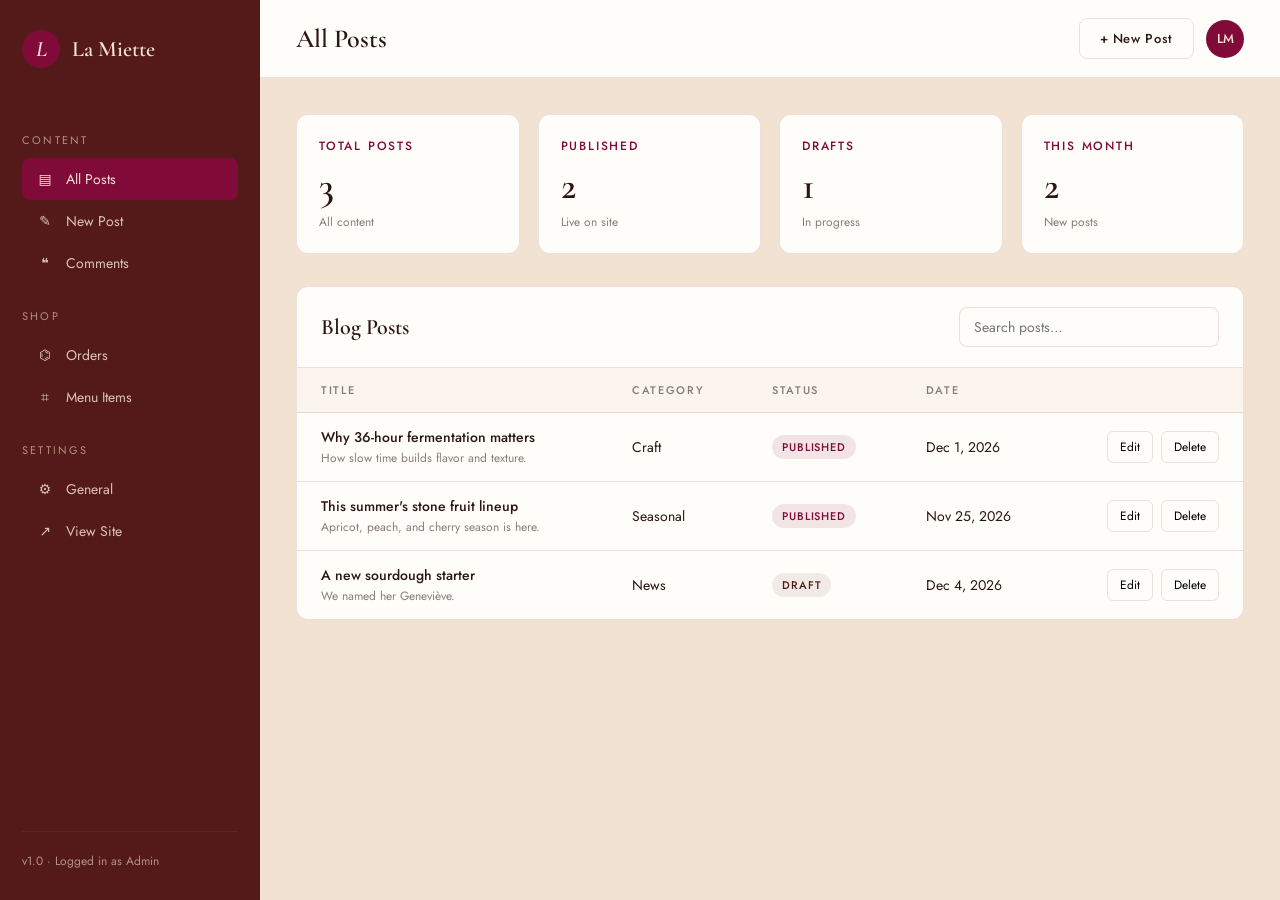
<file: dashboard.html>
<!DOCTYPE html>
<html lang="en">
<head>
<meta charset="UTF-8" />
<meta name="viewport" content="width=device-width, initial-scale=1.0" />
<title>La Miette · Admin Dashboard</title>
<link href="https://fonts.googleapis.com/css2?family=Cormorant+Garamond:ital,wght@0,500;0,600;1,400&family=Jost:wght@300;400;500;600&display=swap" rel="stylesheet" />
<style>
:root{
  --burgundy:#810B38; --cream:#F1E2D1; --sand:#DCC3AA;
  --mahogany:#541A1A; --ink:#2a1414; --white:#fffdf9;
  --line:rgba(84,26,26,.12);
  --display:'Cormorant Garamond',serif;
  --body:'Jost',system-ui,sans-serif;
}
*{box-sizing:border-box;margin:0;padding:0}
body{font-family:var(--body);background:var(--cream);color:var(--ink);min-height:100vh;display:flex}
a{color:inherit;text-decoration:none}
button{font-family:inherit;cursor:pointer}

/* SIDEBAR */
.sidebar{
  width:260px;background:var(--mahogany);color:var(--cream);
  padding:30px 22px;display:flex;flex-direction:column;
  position:sticky;top:0;height:100vh;
}
.brand{display:flex;align-items:center;gap:12px;font-family:var(--display);font-size:22px;font-weight:600;margin-bottom:40px}
.brand-mark{width:38px;height:38px;border-radius:50%;background:var(--burgundy);display:grid;place-items:center;font-style:italic}
.side-label{font-size:11px;letter-spacing:.2em;text-transform:uppercase;color:var(--sand);margin:24px 0 10px;opacity:.7}
.side-link{
  display:flex;align-items:center;gap:12px;
  padding:11px 14px;border-radius:8px;font-size:14px;
  color:rgba(241,226,209,.85);transition:all .2s;cursor:pointer;
  border:0;background:transparent;width:100%;text-align:left;
}
.side-link:hover{background:rgba(241,226,209,.08);color:var(--cream)}
.side-link.active{background:var(--burgundy);color:var(--cream)}
.side-link .ico{width:18px;text-align:center}
.side-foot{margin-top:auto;padding-top:20px;border-top:1px solid rgba(241,226,209,.1);font-size:12px;opacity:.6}

/* MAIN */
.main{flex:1;min-width:0;display:flex;flex-direction:column}
.topbar{
  background:var(--white);padding:18px 36px;border-bottom:1px solid var(--line);
  display:flex;align-items:center;justify-content:space-between;
}
.topbar h1{font-family:var(--display);font-size:26px;font-weight:600}
.top-actions{display:flex;gap:12px;align-items:center}
.btn{
  padding:10px 20px;border-radius:8px;font-size:13px;letter-spacing:.05em;
  border:1px solid transparent;transition:all .2s;font-weight:500;
}
.btn-primary{background:var(--burgundy);color:var(--cream)}
.btn-primary:hover{background:var(--mahogany)}
.btn-ghost{background:transparent;border-color:var(--line);color:var(--ink)}
.btn-ghost:hover{border-color:var(--burgundy);color:var(--burgundy)}
.btn-danger{background:transparent;border-color:rgba(129,11,56,.3);color:var(--burgundy)}
.btn-danger:hover{background:var(--burgundy);color:var(--cream);border-color:var(--burgundy)}
.avatar{width:38px;height:38px;border-radius:50%;background:var(--burgundy);color:var(--cream);display:grid;place-items:center;font-size:13px;font-weight:500}

.content{padding:36px;flex:1;overflow-y:auto}
.view{display:none}
.view.active{display:block;animation:fade .3s ease}
@keyframes fade{from{opacity:0;transform:translateY(8px)}to{opacity:1;transform:translateY(0)}}

/* STATS */
.stats{display:grid;grid-template-columns:repeat(4,1fr);gap:18px;margin-bottom:32px}
.stat{background:var(--white);border-radius:12px;padding:22px;border:1px solid var(--line)}
.stat-label{font-size:12px;letter-spacing:.15em;text-transform:uppercase;color:var(--burgundy);font-weight:500}
.stat-value{font-family:var(--display);font-size:38px;font-weight:600;margin-top:8px}
.stat-trend{font-size:12px;color:rgba(42,20,20,.55);margin-top:4px}

/* POSTS TABLE */
.panel{background:var(--white);border-radius:12px;border:1px solid var(--line);overflow:hidden}
.panel-head{padding:20px 24px;border-bottom:1px solid var(--line);display:flex;justify-content:space-between;align-items:center}
.panel-head h2{font-family:var(--display);font-size:22px;font-weight:600}
.search{padding:9px 14px;border:1px solid var(--line);border-radius:8px;font-family:inherit;font-size:14px;width:260px;background:var(--white)}
.search:focus{outline:none;border-color:var(--burgundy)}
table{width:100%;border-collapse:collapse}
th,td{padding:14px 24px;text-align:left;font-size:14px;border-bottom:1px solid var(--line)}
th{font-size:11px;letter-spacing:.15em;text-transform:uppercase;color:rgba(42,20,20,.55);font-weight:500;background:rgba(241,226,209,.3)}
tbody tr:hover{background:rgba(241,226,209,.25)}
tbody tr:last-child td{border-bottom:0}
.row-title{font-weight:500;color:var(--ink)}
.row-excerpt{font-size:12px;color:rgba(42,20,20,.55);margin-top:2px}
.pill{display:inline-block;padding:4px 10px;border-radius:999px;font-size:11px;letter-spacing:.08em;text-transform:uppercase;font-weight:500}
.pill-published{background:rgba(129,11,56,.1);color:var(--burgundy)}
.pill-draft{background:rgba(84,26,26,.08);color:var(--mahogany)}
.row-actions{display:flex;gap:8px;justify-content:flex-end}
.icon-btn{background:none;border:1px solid var(--line);padding:6px 12px;border-radius:6px;font-size:12px;transition:all .2s}
.icon-btn:hover{border-color:var(--burgundy);color:var(--burgundy)}
.icon-btn.del:hover{border-color:var(--burgundy);background:var(--burgundy);color:var(--cream)}
.empty{padding:60px;text-align:center;color:rgba(42,20,20,.5)}
.empty h3{font-family:var(--display);font-size:24px;margin-bottom:8px;color:var(--ink)}

/* EDITOR */
.editor-grid{display:grid;grid-template-columns:1fr 320px;gap:24px}
@media (max-width:1100px){.editor-grid{grid-template-columns:1fr}}
.editor-main{background:var(--white);border-radius:12px;border:1px solid var(--line);padding:28px}
.editor-side{display:flex;flex-direction:column;gap:18px}
.side-card{background:var(--white);border-radius:12px;border:1px solid var(--line);padding:20px}
.side-card h3{font-family:var(--display);font-size:18px;font-weight:600;margin-bottom:14px;padding-bottom:10px;border-bottom:1px solid var(--line)}
.field{display:flex;flex-direction:column;gap:6px;margin-bottom:16px}
.field label{font-size:11px;letter-spacing:.15em;text-transform:uppercase;color:rgba(42,20,20,.6);font-weight:500}
.field input,.field select,.field textarea{
  font-family:inherit;font-size:14px;padding:10px 12px;
  border:1px solid var(--line);border-radius:8px;background:var(--white);color:var(--ink);
}
.field input:focus,.field select:focus,.field textarea:focus{outline:none;border-color:var(--burgundy)}
.title-input{font-family:var(--display)!important;font-size:32px!important;font-weight:600;padding:14px 0!important;border:0!important;border-bottom:1px solid var(--line)!important;border-radius:0!important}
.title-input:focus{border-bottom-color:var(--burgundy)!important}
.toolbar{display:flex;gap:6px;padding:10px;background:rgba(241,226,209,.4);border-radius:8px;margin-bottom:12px;flex-wrap:wrap}
.tb-btn{background:transparent;border:1px solid transparent;padding:6px 11px;border-radius:6px;font-size:13px;font-weight:500;transition:all .15s}
.tb-btn:hover{background:var(--white);border-color:var(--line)}
.tb-sep{width:1px;background:var(--line);margin:4px 4px}
.editor-body{
  min-height:420px;padding:16px;border:1px solid var(--line);border-radius:8px;
  font-size:16px;line-height:1.7;font-family:var(--body);
}
.editor-body:focus{outline:none;border-color:var(--burgundy)}
.editor-body h2{font-family:var(--display);font-size:28px;font-weight:600;margin:18px 0 10px}
.editor-body h3{font-family:var(--display);font-size:22px;font-weight:600;margin:16px 0 8px}
.editor-body p{margin-bottom:12px}
.editor-body blockquote{border-left:3px solid var(--burgundy);padding-left:16px;margin:14px 0;font-style:italic;color:rgba(42,20,20,.7)}
.editor-body ul,.editor-body ol{margin:12px 0 12px 24px}
.editor-body a{color:var(--burgundy);text-decoration:underline}
.editor-body img{max-width:100%;border-radius:8px;margin:12px 0}

.cover-prev{
  height:140px;border-radius:8px;background:linear-gradient(135deg,var(--sand),var(--cream));
  display:grid;place-items:center;font-size:48px;color:var(--mahogany);margin-bottom:12px;
  background-size:cover;background-position:center;
}
.help{font-size:12px;color:rgba(42,20,20,.55);margin-top:6px}

/* RESPONSIVE */
@media (max-width:820px){
  body{flex-direction:column}
  .sidebar{width:100%;height:auto;position:relative;flex-direction:row;flex-wrap:wrap;padding:16px;gap:6px}
  .brand{margin-bottom:0;width:100%}
  .side-label,.side-foot{display:none}
  .side-link{width:auto;padding:8px 12px}
  .stats{grid-template-columns:repeat(2,1fr)}
  .content{padding:20px}
  .topbar{padding:14px 20px;flex-wrap:wrap;gap:10px}
  th,td{padding:10px}
  .search{width:100%}
}
</style>
</head>
<body>

<!-- SIDEBAR -->
<aside class="sidebar">
  <div class="brand">
    <span class="brand-mark">L</span>
    <span>La Miette</span>
  </div>
  <div class="side-label">Content</div>
  <button class="side-link active" data-view="posts"><span class="ico">▤</span>All Posts</button>
  <button class="side-link" data-view="editor"><span class="ico">✎</span>New Post</button>
  <button class="side-link" data-view="comments"><span class="ico">❝</span>Comments</button>
  <div class="side-label">Shop</div>
  <button class="side-link" data-view="orders"><span class="ico">⌬</span>Orders</button>
  <button class="side-link" data-view="menu"><span class="ico">⌗</span>Menu Items</button>
  <div class="side-label">Settings</div>
  <button class="side-link" data-view="settings"><span class="ico">⚙</span>General</button>
  <a class="side-link" href="index.html"><span class="ico">↗</span>View Site</a>
  <div class="side-foot">v1.0 · Logged in as Admin</div>
</aside>

<!-- MAIN -->
<main class="main">
  <header class="topbar">
    <h1 id="topTitle">All Posts</h1>
    <div class="top-actions">
      <button class="btn btn-ghost" id="newPostBtn">+ New Post</button>
      <div class="avatar">LM</div>
    </div>
  </header>

  <section class="content">

    <!-- POSTS VIEW -->
    <div class="view active" id="view-posts">
      <div class="stats">
        <div class="stat"><div class="stat-label">Total Posts</div><div class="stat-value" id="statTotal">0</div><div class="stat-trend">All content</div></div>
        <div class="stat"><div class="stat-label">Published</div><div class="stat-value" id="statPub">0</div><div class="stat-trend">Live on site</div></div>
        <div class="stat"><div class="stat-label">Drafts</div><div class="stat-value" id="statDraft">0</div><div class="stat-trend">In progress</div></div>
        <div class="stat"><div class="stat-label">This Month</div><div class="stat-value" id="statMonth">0</div><div class="stat-trend">New posts</div></div>
      </div>
      <div class="panel">
        <div class="panel-head">
          <h2>Blog Posts</h2>
          <input class="search" id="searchInput" type="search" placeholder="Search posts…" />
        </div>
        <table id="postsTable">
          <thead><tr><th>Title</th><th>Category</th><th>Status</th><th>Date</th><th></th></tr></thead>
          <tbody id="postsBody"></tbody>
        </table>
        <div class="empty" id="emptyState" style="display:none">
          <h3>No posts yet</h3>
          <p>Click "New Post" to write your first journal entry.</p>
        </div>
      </div>
    </div>

    <!-- EDITOR VIEW -->
    <div class="view" id="view-editor">
      <div class="editor-grid">
        <div class="editor-main">
          <input class="title-input" id="postTitle" placeholder="Post title…" />
          <div class="toolbar">
            <button class="tb-btn" data-cmd="bold"><b>B</b></button>
            <button class="tb-btn" data-cmd="italic"><i>I</i></button>
            <button class="tb-btn" data-cmd="underline"><u>U</u></button>
            <div class="tb-sep"></div>
            <button class="tb-btn" data-cmd="formatBlock" data-val="h2">H2</button>
            <button class="tb-btn" data-cmd="formatBlock" data-val="h3">H3</button>
            <button class="tb-btn" data-cmd="formatBlock" data-val="p">¶</button>
            <button class="tb-btn" data-cmd="formatBlock" data-val="blockquote">❝</button>
            <div class="tb-sep"></div>
            <button class="tb-btn" data-cmd="insertUnorderedList">• List</button>
            <button class="tb-btn" data-cmd="insertOrderedList">1. List</button>
            <div class="tb-sep"></div>
            <button class="tb-btn" id="linkBtn">🔗 Link</button>
            <button class="tb-btn" id="imgBtn">🖼 Image</button>
            <div class="tb-sep"></div>
            <button class="tb-btn" data-cmd="removeFormat">⌫ Clear</button>
          </div>
          <div class="editor-body" id="postBody" contenteditable="true" data-placeholder="Tell your story…"></div>
          <p class="help" id="wordCount">0 words</p>
        </div>
        <aside class="editor-side">
          <div class="side-card">
            <h3>Publish</h3>
            <div class="field">
              <label>Status</label>
              <select id="postStatus"><option value="draft">Draft</option><option value="published">Published</option></select>
            </div>
            <div style="display:flex;gap:8px;margin-top:8px">
              <button class="btn btn-ghost" id="saveDraft" style="flex:1">Save Draft</button>
              <button class="btn btn-primary" id="publishBtn" style="flex:1">Publish</button>
            </div>
          </div>
          <div class="side-card">
            <h3>Details</h3>
            <div class="field"><label>Category</label>
              <select id="postCategory">
                <option>Craft</option><option>Seasonal</option><option>Pairing</option>
                <option>Recipes</option><option>News</option>
              </select>
            </div>
            <div class="field"><label>Excerpt</label>
              <textarea id="postExcerpt" rows="3" placeholder="Short preview text…"></textarea>
            </div>
            <div class="field"><label>Author</label>
              <input id="postAuthor" type="text" value="Chef Anouk" />
            </div>
          </div>
          <div class="side-card">
            <h3>Cover Image</h3>
            <div class="cover-prev" id="coverPrev">🥐</div>
            <div class="field"><label>Image URL</label>
              <input id="postCover" type="url" placeholder="https://…" />
            </div>
            <p class="help">Or leave blank for the default warm gradient cover.</p>
          </div>
          <div class="side-card">
            <button class="btn btn-danger" id="deletePost" style="width:100%;display:none">Delete Post</button>
          </div>
        </aside>
      </div>
    </div>

    <!-- PLACEHOLDER VIEWS -->
    <div class="view" id="view-comments"><div class="panel"><div class="empty"><h3>No comments yet</h3><p>Reader comments will appear here.</p></div></div></div>
    <div class="view" id="view-orders"><div class="panel"><div class="empty"><h3>No orders yet</h3><p>Custom order requests from the website will land here.</p></div></div></div>
    <div class="view" id="view-menu"><div class="panel"><div class="empty"><h3>Menu management</h3><p>Edit pastries, breads, cakes & drinks here.</p></div></div></div>
    <div class="view" id="view-settings"><div class="panel"><div class="empty"><h3>Settings</h3><p>Site name, contact info, and branding controls.</p></div></div></div>

  </section>
</main>

<script>
// ===== STATE =====
const STORE = 'lamiette_posts';
let posts = JSON.parse(localStorage.getItem(STORE) || 'null') || [
  { id:1, title:'Why 36-hour fermentation matters', category:'Craft', status:'published', author:'Chef Anouk', excerpt:'How slow time builds flavor and texture.', body:'<p>Slow fermentation is the soul of our bread...</p>', cover:'', date:Date.now()-86400000*4 },
  { id:2, title:'This summer\'s stone fruit lineup', category:'Seasonal', status:'published', author:'Chef Anouk', excerpt:'Apricot, peach, and cherry season is here.', body:'<p>Each summer we wait eagerly for the first stone fruit...</p>', cover:'', date:Date.now()-86400000*10 },
  { id:3, title:'A new sourdough starter', category:'News', status:'draft', author:'Chef Anouk', excerpt:'We named her Geneviève.', body:'<p>Meet our newest team member...</p>', cover:'', date:Date.now()-86400000*1 },
];
let currentId = null;

function save(){ localStorage.setItem(STORE, JSON.stringify(posts)); }

// ===== NAV =====
const views = document.querySelectorAll('.view');
const links = document.querySelectorAll('.side-link[data-view]');
const titles = { posts:'All Posts', editor:'Edit Post', comments:'Comments', orders:'Orders', menu:'Menu Items', settings:'Settings' };
function go(view){
  views.forEach(v => v.classList.toggle('active', v.id === 'view-'+view));
  links.forEach(l => l.classList.toggle('active', l.dataset.view === view));
  document.getElementById('topTitle').textContent = titles[view] || '';
  if (view === 'posts') renderPosts();
}
links.forEach(l => l.addEventListener('click', () => go(l.dataset.view)));
document.getElementById('newPostBtn').addEventListener('click', () => { openEditor(null); });

// ===== POSTS LIST =====
function renderPosts(filter=''){
  const body = document.getElementById('postsBody');
  const empty = document.getElementById('emptyState');
  const f = filter.toLowerCase();
  const list = posts.filter(p => p.title.toLowerCase().includes(f) || p.category.toLowerCase().includes(f));
  body.innerHTML = list.map(p => `
    <tr>
      <td><div class="row-title">${escapeHtml(p.title)||'Untitled'}</div><div class="row-excerpt">${escapeHtml(p.excerpt||'').slice(0,80)}</div></td>
      <td>${escapeHtml(p.category)}</td>
      <td><span class="pill pill-${p.status}">${p.status}</span></td>
      <td>${new Date(p.date).toLocaleDateString('en-US',{month:'short',day:'numeric',year:'numeric'})}</td>
      <td><div class="row-actions">
        <button class="icon-btn" onclick="openEditor(${p.id})">Edit</button>
        <button class="icon-btn del" onclick="removePost(${p.id})">Delete</button>
      </div></td>
    </tr>
  `).join('');
  empty.style.display = list.length ? 'none' : 'block';
  document.getElementById('postsTable').style.display = list.length ? '' : 'none';
  // stats
  const now = new Date();
  document.getElementById('statTotal').textContent = posts.length;
  document.getElementById('statPub').textContent = posts.filter(p=>p.status==='published').length;
  document.getElementById('statDraft').textContent = posts.filter(p=>p.status==='draft').length;
  document.getElementById('statMonth').textContent = posts.filter(p=>{const d=new Date(p.date);return d.getMonth()===now.getMonth()&&d.getFullYear()===now.getFullYear()}).length;
}
function escapeHtml(s){return (s||'').replace(/[&<>"']/g,c=>({"&":"&amp;","<":"&lt;",">":"&gt;",'"':"&quot;","'":"&#39;"}[c]))}

document.getElementById('searchInput').addEventListener('input', e => renderPosts(e.target.value));

// ===== EDITOR =====
function openEditor(id){
  currentId = id;
  const p = id ? posts.find(x => x.id===id) : null;
  document.getElementById('postTitle').value = p?.title || '';
  document.getElementById('postBody').innerHTML = p?.body || '';
  document.getElementById('postStatus').value = p?.status || 'draft';
  document.getElementById('postCategory').value = p?.category || 'Craft';
  document.getElementById('postExcerpt').value = p?.excerpt || '';
  document.getElementById('postAuthor').value = p?.author || 'Chef Anouk';
  document.getElementById('postCover').value = p?.cover || '';
  updateCover(p?.cover || '');
  updateWordCount();
  document.getElementById('deletePost').style.display = id ? 'block' : 'none';
  go('editor');
}

function collect(){
  return {
    id: currentId || Date.now(),
    title: document.getElementById('postTitle').value.trim(),
    body: document.getElementById('postBody').innerHTML,
    status: document.getElementById('postStatus').value,
    category: document.getElementById('postCategory').value,
    excerpt: document.getElementById('postExcerpt').value.trim(),
    author: document.getElementById('postAuthor').value.trim(),
    cover: document.getElementById('postCover').value.trim(),
    date: Date.now(),
  };
}

function persist(status){
  const data = collect();
  if (!data.title){ alert('Please add a title before saving.'); return; }
  if (status) data.status = status;
  const i = posts.findIndex(p => p.id === data.id);
  if (i >= 0) posts[i] = { ...posts[i], ...data };
  else posts.unshift(data);
  currentId = data.id;
  save();
  flash(status === 'published' ? 'Published ✓' : 'Saved ✓');
}
function flash(msg){
  const b = document.getElementById('publishBtn');
  const original = b.textContent; b.textContent = msg;
  setTimeout(()=>b.textContent = original, 1200);
}

document.getElementById('saveDraft').addEventListener('click', () => persist('draft'));
document.getElementById('publishBtn').addEventListener('click', () => persist('published'));
document.getElementById('deletePost').addEventListener('click', () => {
  if (currentId && confirm('Delete this post permanently?')){
    posts = posts.filter(p => p.id !== currentId);
    save(); go('posts');
  }
});
window.removePost = function(id){
  if (confirm('Delete this post permanently?')){
    posts = posts.filter(p => p.id !== id);
    save(); renderPosts(document.getElementById('searchInput').value);
  }
};

// ===== TOOLBAR =====
document.querySelectorAll('.tb-btn[data-cmd]').forEach(b => {
  b.addEventListener('click', e => {
    e.preventDefault();
    document.execCommand(b.dataset.cmd, false, b.dataset.val || null);
    document.getElementById('postBody').focus();
  });
});
document.getElementById('linkBtn').addEventListener('click', () => {
  const url = prompt('Link URL'); if (url) document.execCommand('createLink', false, url);
});
document.getElementById('imgBtn').addEventListener('click', () => {
  const url = prompt('Image URL'); if (url) document.execCommand('insertImage', false, url);
});

// ===== WORD COUNT + COVER =====
const body = document.getElementById('postBody');
function updateWordCount(){
  const t = body.innerText.trim();
  const n = t ? t.split(/\s+/).length : 0;
  document.getElementById('wordCount').textContent = `${n} words`;
}
body.addEventListener('input', updateWordCount);

document.getElementById('postCover').addEventListener('input', e => updateCover(e.target.value));
function updateCover(url){
  const el = document.getElementById('coverPrev');
  if (url){ el.style.backgroundImage = `url(${url})`; el.textContent = ''; }
  else { el.style.backgroundImage = ''; el.textContent = '🥐'; }
}

// initial
renderPosts();
</script>
</body>
</html>
</file>
